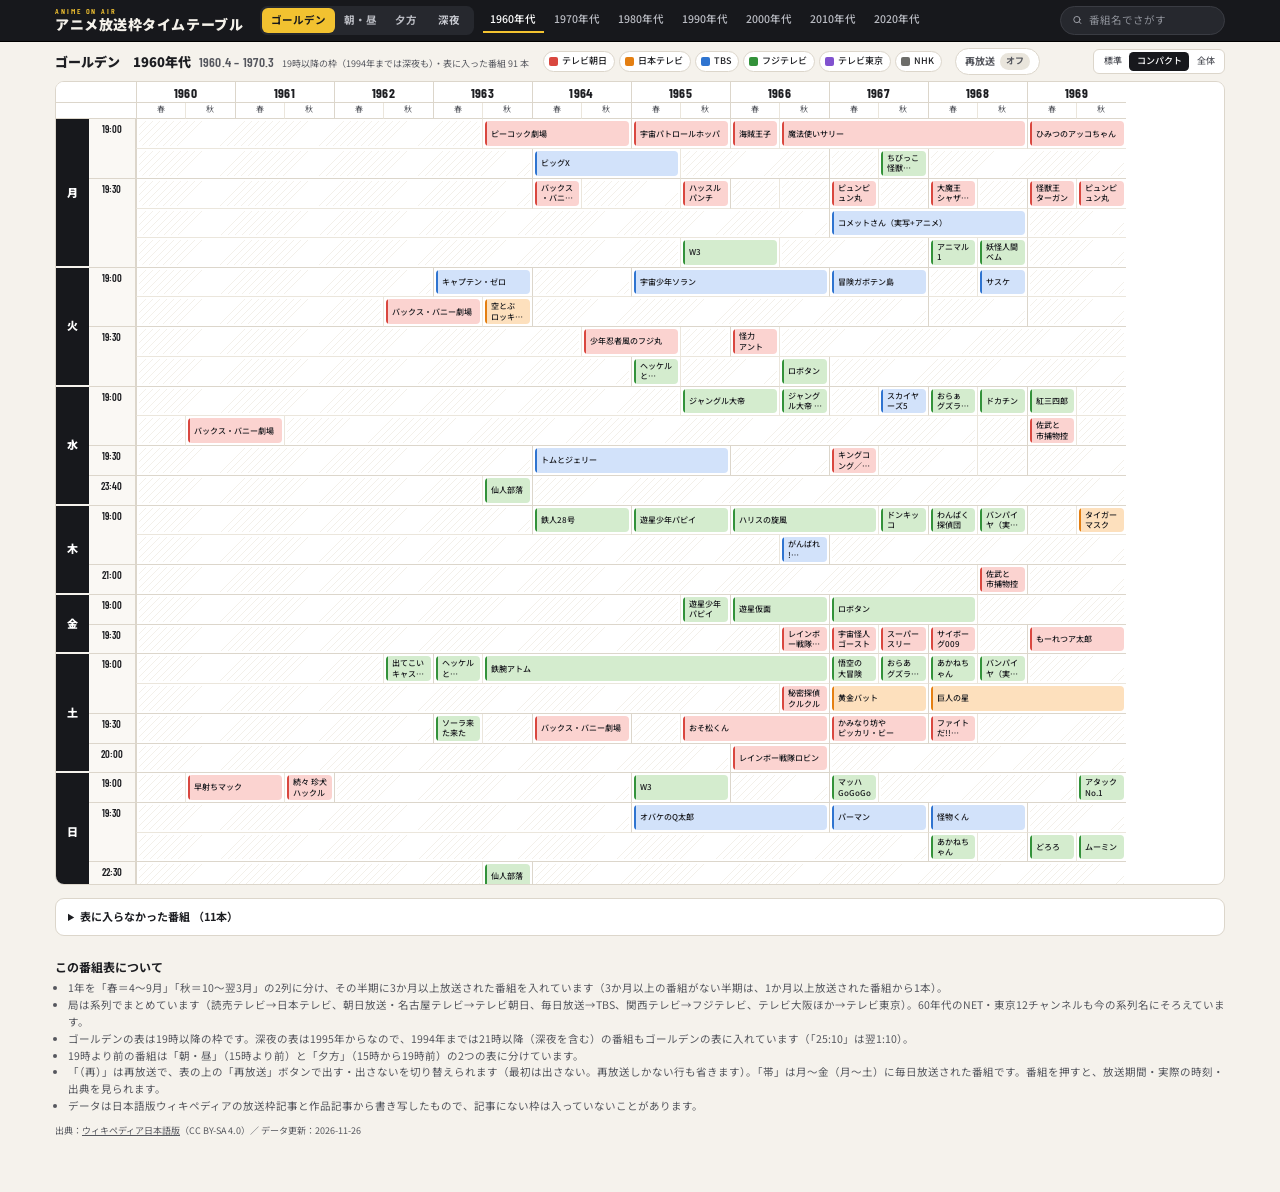
<file: index.html>
<!doctype html>
<html lang="ja">
<head>
<meta charset="utf-8">
<meta name="viewport" content="width=device-width, initial-scale=1">
<title>アニメ放送枠タイムテーブル</title>
<meta name="description" content="1960〜2020年代のテレビアニメを、曜日・時間帯・局ごとの半年単位の番組表で見る。データは日本語版ウィキペディアの放送枠記事と作品記事から。">
<link rel="preconnect" href="https://fonts.googleapis.com">
<link rel="preconnect" href="https://fonts.gstatic.com" crossorigin>
<link href="https://fonts.googleapis.com/css2?family=Barlow+Condensed:wght@500;600;700&family=BIZ+UDGothic:wght@400;700&family=Noto+Sans+JP:wght@400;500;700;900&display=swap" rel="stylesheet">
<link rel="stylesheet" href="style.css?v=20261116a">
</head>
<body>
<header class="masthead">
  <div class="masthead-inner">
    <div class="brand">
      <span class="brand-kicker">ANIME ON AIR</span>
      <h1>アニメ放送枠タイムテーブル</h1>
    </div>
    <nav class="controls" aria-label="表の切り替え">
      <div class="seg" id="kind" role="tablist"></div>
      <div class="tabs" id="decade" role="tablist"></div>
    </nav>
    <label class="search">
      <svg viewBox="0 0 24 24" aria-hidden="true"><circle cx="11" cy="11" r="7"/><path d="M20 20l-4-4"/></svg>
      <input id="q" type="search" placeholder="番組名でさがす" autocomplete="off">
    </label>
  </div>
</header>

<main>
  <div class="bar">
    <section class="summary" id="summary"></section>
    <div class="legend" id="legend" aria-label="局で絞り込む"></div>
    <button class="rerun" id="rerun" aria-pressed="false" title="再放送（番組名に「（再）」）を表に出すかどうか">再放送 <b>オフ</b></button>
    <div class="density halfseg" id="half" role="radiogroup" aria-label="前半・後半" hidden></div>
    <div class="density" id="density" role="radiogroup" aria-label="表示の密度">
      <button data-d="std" aria-checked="false" role="radio">標準</button>
      <button data-d="compact" aria-checked="true" role="radio">コンパクト</button>
      <button data-d="fit" aria-checked="false" role="radio">全体</button>
    </div>
  </div>
  <div class="grid-wrap" id="gridWrap">
    <div class="grid" id="grid"></div>
  </div>
  <details class="outlist" id="outlist">
    <summary>表に入らなかった番組 <span id="outCount"></span></summary>
    <p class="hint">同じ半期・同じ枠に、より長く放送された番組があったものです。</p>
    <ul id="outItems"></ul>
  </details>
  <section class="about">
    <h2>この番組表について</h2>
    <ul>
      <li>1年を「春＝4〜9月」「秋＝10〜翌3月」の2列に分け、その半期に3か月以上放送された番組を入れています（3か月以上の番組がない半期は、1か月以上放送された番組から1本）。</li>
      <li>局は系列でまとめています（読売テレビ→日本テレビ、朝日放送・名古屋テレビ→テレビ朝日、毎日放送→TBS、関西テレビ→フジテレビ、テレビ大阪ほか→テレビ東京）。60年代のNET・東京12チャンネルも今の系列名にそろえています。</li>
      <li>ゴールデンの表は19時以降の枠です。深夜の表は1995年からなので、1994年までは21時以降（深夜を含む）の番組もゴールデンの表に入れています（「25:10」は翌1:10）。</li>
      <li>19時より前の番組は「朝・昼」（15時より前）と「夕方」（15時から19時前）の2つの表に分けています。</li>
      <li>「（再）」は再放送で、表の上の「再放送」ボタンで出す・出さないを切り替えられます（最初は出さない。再放送しかない行も省きます）。「帯」は月〜金（月〜土）に毎日放送された番組です。番組を押すと、放送期間・実際の時刻・出典を見られます。</li>
      <li>データは日本語版ウィキペディアの放送枠記事と作品記事から書き写したもので、記事にない枠は入っていないことがあります。</li>
    </ul>
    <p class="credit">出典：<a href="https://ja.wikipedia.org/" rel="noopener">ウィキペディア日本語版</a>（CC BY-SA 4.0）／ データ更新：<span id="gen"></span></p>
  </section>
</main>

<div class="sheet" id="sheet" hidden>
  <div class="sheet-backdrop" data-close></div>
  <article class="sheet-card" role="dialog" aria-modal="true" aria-labelledby="sheetTitle">
    <button class="sheet-close" data-close aria-label="閉じる">×</button>
    <div class="sheet-station" id="sheetStation"></div>
    <h3 id="sheetTitle"></h3>
    <dl id="sheetBody"></dl>
  </article>
</div>

<div class="results" id="results" hidden></div>
<script src="app.js?v=20261116a"></script>
<script data-goatcounter="https://nzanke.goatcounter.com/count" async src="//gc.zgo.at/count.js"></script>
</body>
</html>
</file>
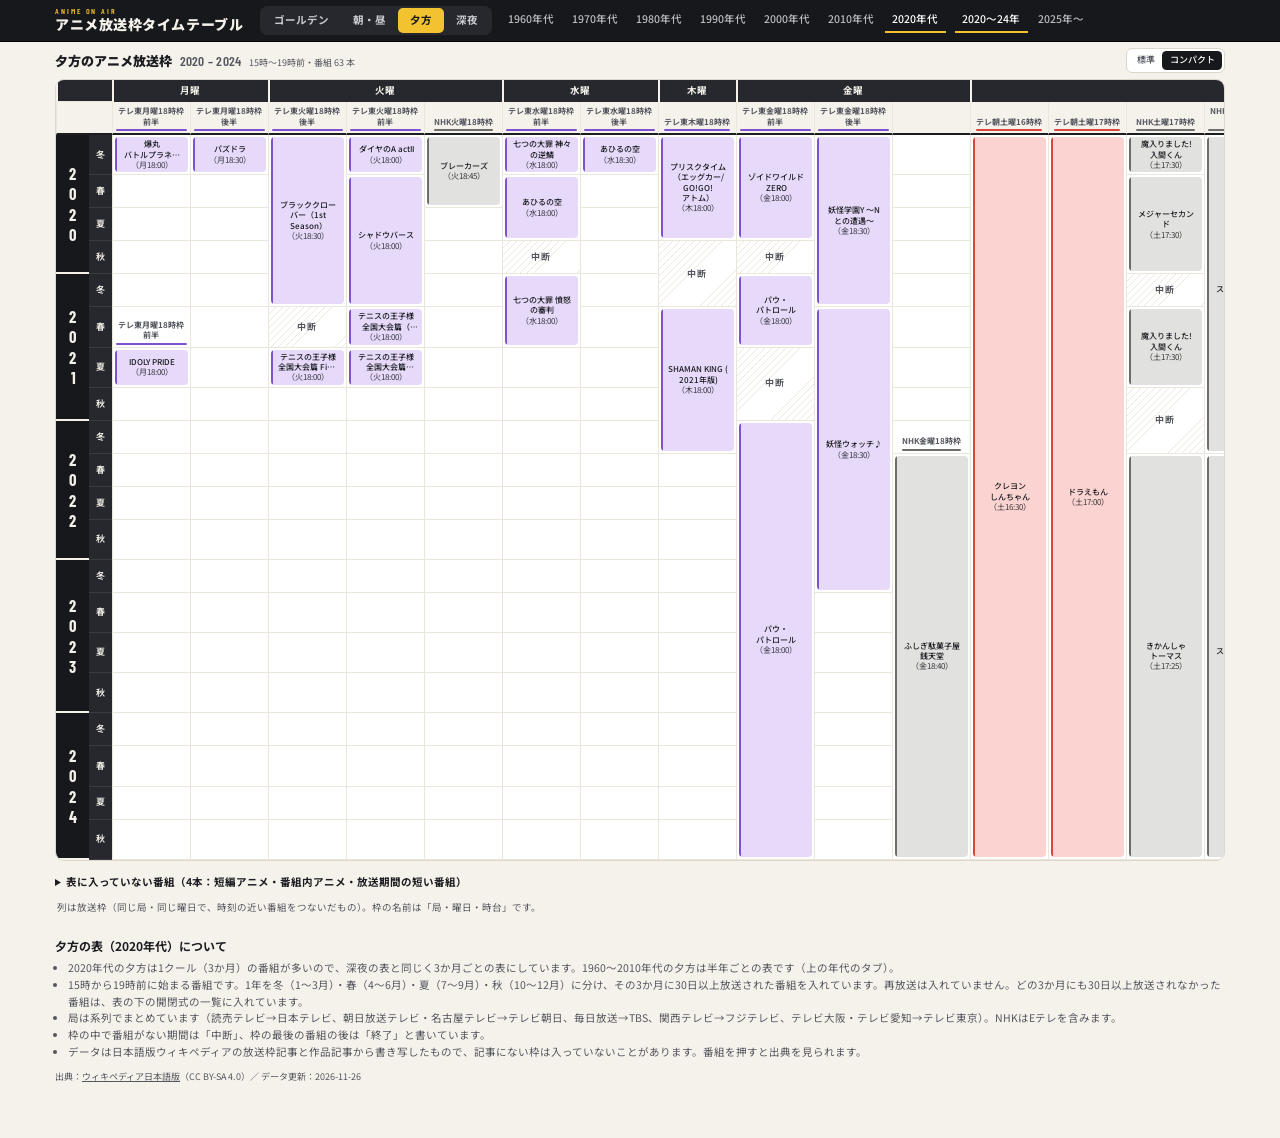
<file: evening.html>
<!doctype html>
<html lang="ja">
<head>
<meta charset="utf-8">
<meta name="viewport" content="width=device-width, initial-scale=1">
<title>夕方のアニメ放送枠（2020年代）｜アニメ放送枠タイムテーブル</title>
<meta name="description" content="2020年代の夕方（15時〜19時）のテレビアニメを、局ごと・3か月ごとの放送枠の表で見る。データは日本語版ウィキペディアの放送枠記事と作品記事から。">
<link rel="preconnect" href="https://fonts.googleapis.com">
<link rel="preconnect" href="https://fonts.gstatic.com" crossorigin>
<link href="https://fonts.googleapis.com/css2?family=Barlow+Condensed:wght@500;600;700&family=BIZ+UDGothic:wght@400;700&family=Noto+Sans+JP:wght@400;500;700;900&display=swap" rel="stylesheet">
<link rel="stylesheet" href="style.css?v=20261116a">
</head>
<body data-src="evening.json">
<header class="masthead">
  <div class="masthead-inner">
    <div class="brand">
      <span class="brand-kicker">ANIME ON AIR</span>
      <h1>アニメ放送枠タイムテーブル</h1>
    </div>
    <nav class="controls" aria-label="表の切り替え">
      <div class="seg">
        <a href="index.html#golden-1990s">ゴールデン</a><a href="index.html#morning-1990s">朝・昼</a><a href="evening.html" aria-current="page">夕方</a><a href="late.html">深夜</a>
      </div>
      <div class="tabs" id="group" role="tablist"></div>
      <div class="tabs" id="period" role="tablist"></div>
    </nav>
  </div>
</header>

<main>
  <div class="bar">
    <section class="summary" id="summary"></section>
    <div class="density" id="density" role="radiogroup" aria-label="表示の密度">
      <button data-d="std" aria-checked="false" role="radio">標準</button>
      <button data-d="compact" aria-checked="true" role="radio">コンパクト</button>
    </div>
  </div>
  <div class="grid-wrap" id="gridWrap">
    <div class="lgrid" id="grid"></div>
  </div>
  <section class="inner" id="inner"></section>
  <p class="lnote">列は放送枠（同じ局・同じ曜日で、時刻の近い番組をつないだもの）。枠の名前は「局・曜日・時台」です。</p>
  <section class="about">
    <h2>夕方の表（2020年代）について</h2>
    <ul>
      <li>2020年代の夕方は1クール（3か月）の番組が多いので、深夜の表と同じく3か月ごとの表にしています。1960〜2010年代の夕方は半年ごとの表です（上の年代のタブ）。</li>
      <li>15時から19時前に始まる番組です。1年を冬（1〜3月）・春（4〜6月）・夏（7〜9月）・秋（10〜12月）に分け、その3か月に30日以上放送された番組を入れています。再放送は入れていません。どの3か月にも30日以上放送されなかった番組は、表の下の開閉式の一覧に入れています。</li>
      <li>局は系列でまとめています（読売テレビ→日本テレビ、朝日放送テレビ・名古屋テレビ→テレビ朝日、毎日放送→TBS、関西テレビ→フジテレビ、テレビ大阪・テレビ愛知→テレビ東京）。NHKはEテレを含みます。</li>
      <li>枠の中で番組がない期間は「中断」、枠の最後の番組の後は「終了」と書いています。</li>
      <li>データは日本語版ウィキペディアの放送枠記事と作品記事から書き写したもので、記事にない枠は入っていないことがあります。番組を押すと出典を見られます。</li>
    </ul>
    <p class="credit">出典：<a href="https://ja.wikipedia.org/" rel="noopener">ウィキペディア日本語版</a>（CC BY-SA 4.0）／ データ更新：<span id="gen"></span></p>
  </section>
</main>

<div class="sheet" id="sheet" hidden>
  <div class="sheet-backdrop" data-close></div>
  <article class="sheet-card" role="dialog" aria-modal="true" aria-labelledby="sheetTitle">
    <button class="sheet-close" data-close aria-label="閉じる">×</button>
    <div class="sheet-station" id="sheetStation"></div>
    <h3 id="sheetTitle"></h3>
    <dl id="sheetBody"></dl>
  </article>
</div>
<script src="late.js?v=20261126b"></script>
<script data-goatcounter="https://nzanke.goatcounter.com/count" async src="//gc.zgo.at/count.js"></script>
</body>
</html>
</file>
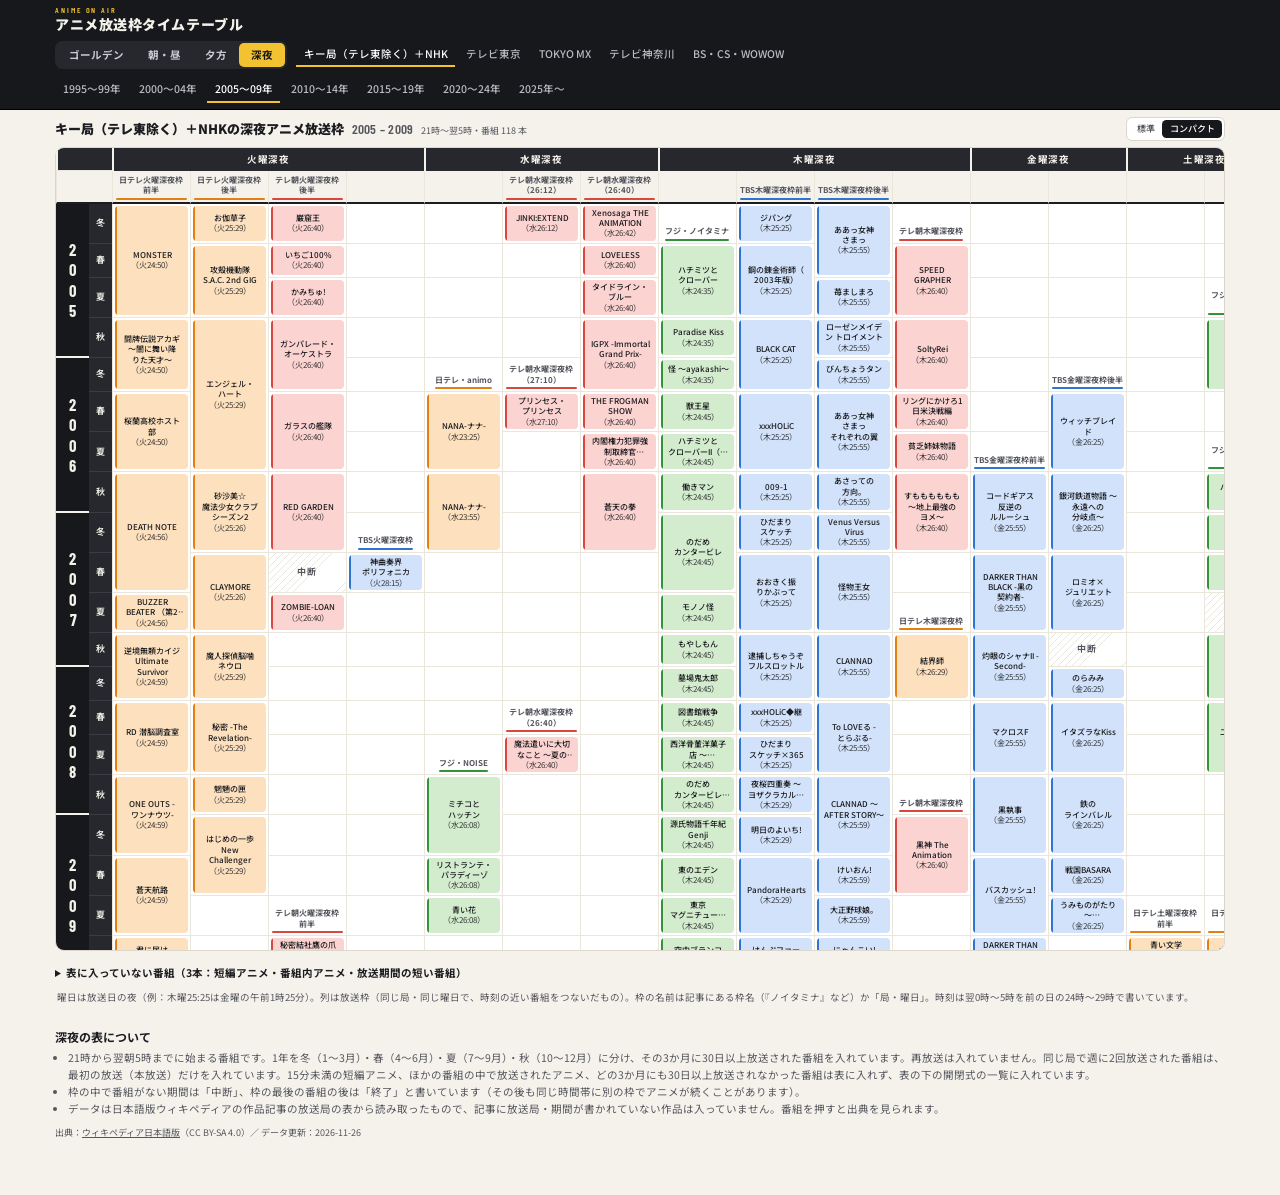
<file: late.html>
<!doctype html>
<html lang="ja">
<head>
<meta charset="utf-8">
<meta name="viewport" content="width=device-width, initial-scale=1">
<title>深夜アニメ放送枠タイムテーブル｜アニメ放送枠タイムテーブル</title>
<meta name="description" content="1995年から今までの深夜アニメを、局ごと・3か月ごとの放送枠の表で見る。データは日本語版ウィキペディアの作品記事から。">
<link rel="preconnect" href="https://fonts.googleapis.com">
<link rel="preconnect" href="https://fonts.gstatic.com" crossorigin>
<link href="https://fonts.googleapis.com/css2?family=Barlow+Condensed:wght@500;600;700&family=BIZ+UDGothic:wght@400;700&family=Noto+Sans+JP:wght@400;500;700;900&display=swap" rel="stylesheet">
<link rel="stylesheet" href="style.css?v=20261116a">
</head>
<body>
<header class="masthead">
  <div class="masthead-inner">
    <div class="brand">
      <span class="brand-kicker">ANIME ON AIR</span>
      <h1>アニメ放送枠タイムテーブル</h1>
    </div>
    <nav class="controls" aria-label="表の切り替え">
      <div class="seg">
        <a href="index.html#golden-1990s">ゴールデン</a><a href="index.html#morning-1990s">朝・昼</a><a href="index.html#evening-1990s">夕方</a><a href="late.html" aria-current="page">深夜</a>
      </div>
      <div class="tabs" id="group" role="tablist"></div>
      <div class="tabs" id="period" role="tablist"></div>
    </nav>
  </div>
</header>

<main>
  <div class="bar">
    <section class="summary" id="summary"></section>
    <div class="density" id="density" role="radiogroup" aria-label="表示の密度">
      <button data-d="std" aria-checked="false" role="radio">標準</button>
      <button data-d="compact" aria-checked="true" role="radio">コンパクト</button>
    </div>
  </div>
  <div class="grid-wrap" id="gridWrap">
    <div class="lgrid" id="grid"></div>
  </div>
  <section class="inner" id="inner"></section>
  <p class="lnote">曜日は放送日の夜（例：木曜25:25は金曜の午前1時25分）。列は放送枠（同じ局・同じ曜日で、時刻の近い番組をつないだもの）。枠の名前は記事にある枠名（『ノイタミナ』など）か「局・曜日」。時刻は翌0時〜5時を前の日の24時〜29時で書いています。</p>
  <section class="about">
    <h2>深夜の表について</h2>
    <ul>
      <li>21時から翌朝5時までに始まる番組です。1年を冬（1〜3月）・春（4〜6月）・夏（7〜9月）・秋（10〜12月）に分け、その3か月に30日以上放送された番組を入れています。再放送は入れていません。同じ局で週に2回放送された番組は、最初の放送（本放送）だけを入れています。15分未満の短編アニメ、ほかの番組の中で放送されたアニメ、どの3か月にも30日以上放送されなかった番組は表に入れず、表の下の開閉式の一覧に入れています。</li>
      <li>枠の中で番組がない期間は「中断」、枠の最後の番組の後は「終了」と書いています（その後も同じ時間帯に別の枠でアニメが続くことがあります）。</li>
      <li>データは日本語版ウィキペディアの作品記事の放送局の表から読み取ったもので、記事に放送局・期間が書かれていない作品は入っていません。番組を押すと出典を見られます。</li>
    </ul>
    <p class="credit">出典：<a href="https://ja.wikipedia.org/" rel="noopener">ウィキペディア日本語版</a>（CC BY-SA 4.0）／ データ更新：<span id="gen"></span></p>
  </section>
</main>

<div class="sheet" id="sheet" hidden>
  <div class="sheet-backdrop" data-close></div>
  <article class="sheet-card" role="dialog" aria-modal="true" aria-labelledby="sheetTitle">
    <button class="sheet-close" data-close aria-label="閉じる">×</button>
    <div class="sheet-station" id="sheetStation"></div>
    <h3 id="sheetTitle"></h3>
    <dl id="sheetBody"></dl>
  </article>
</div>
<script src="late.js?v=20261126b"></script>
<script data-goatcounter="https://nzanke.goatcounter.com/count" async src="//gc.zgo.at/count.js"></script>
</body>
</html>
</file>
<file: style.css>
:root{--lqw:30px;
  --paper:#f5f2ec; --ink:#1c1d21; --ink2:#55575e; --rule:#dcd6cb; --rule2:#ebe6dc;
  --head:#17181c; --head2:#26282e; --accent:#f2c230;
  --colw:92px; --dayw:44px; --timew:62px; --rowh:54px;
  --font:"Noto Sans JP","Noto Sans CJK JP","Hiragino Sans","Yu Gothic",sans-serif;
  --num:"Barlow Condensed","Noto Sans JP",sans-serif;
  --ud:"BIZ UDGothic","Noto Sans JP",sans-serif;   /* 時刻の字（UDフォント。数字が半角の等幅） */
  /* 局の色：塗り / 帯 */
  --c-ex:#fbd3d0; --a-ex:#d9473f;   /* テレビ朝日 */
  --c-nt:#fde0bd; --a-nt:#e47f12;   /* 日本テレビ */
  --c-tb:#d2e2fa; --a-tb:#2f74d0;   /* TBS */
  --c-cx:#d4ecce; --a-cx:#33923a;   /* フジテレビ */
  --c-tx:#e6d9fa; --a-tx:#8152cf;   /* テレビ東京 */
  --c-nh:#e1e1df; --a-nh:#6d6d6a;   /* NHK */
  --c-mx:#cdece6; --a-mx:#1d8a7f;   /* TOKYO MX */
  --c-tk:#f1e2c2; --a-tk:#a26f12;   /* テレビ神奈川 */
}
*{box-sizing:border-box}
html{-webkit-text-size-adjust:100%}
body{margin:0;background:var(--paper);color:var(--ink);font-family:var(--font);font-size:15px;line-height:1.6}
a{color:inherit}

/* 見出し帯 */
.masthead{background:var(--head);color:#f4f1ea;position:sticky;top:0;z-index:30;box-shadow:0 1px 0 #000}
.masthead-inner{max-width:1600px;margin:0 auto;padding:8px 20px;display:flex;gap:10px 22px;align-items:center;flex-wrap:wrap}
.brand-kicker{display:block;font-family:var(--num);font-weight:600;letter-spacing:.24em;font-size:10px;color:var(--accent);line-height:1.2}
.brand h1{margin:0;font-weight:900;font-size:19px;letter-spacing:.04em;line-height:1.25;white-space:nowrap}
.search{display:flex;align-items:center;gap:6px;background:var(--head2);border:1px solid #3a3c43;border-radius:999px;padding:5px 14px;min-width:220px;margin-left:auto}
.search svg{width:16px;height:16px;fill:none;stroke:#a9abb3;stroke-width:2;stroke-linecap:round}
.search input{background:none;border:0;outline:0;color:#f4f1ea;font:inherit;font-size:14px;width:100%}
.search input::placeholder{color:#8d9098}
.controls{display:flex;gap:12px;align-items:center;flex-wrap:wrap}
.seg{display:inline-flex;background:var(--head2);border-radius:10px;padding:3px}
.seg button{all:unset;cursor:pointer;padding:4px 12px;border-radius:8px;font-size:14px;font-weight:700;color:#b9bbc2}
.seg button[aria-selected=true]{background:var(--accent);color:var(--head)}
.tabs{display:flex;gap:4px;overflow-x:auto;scrollbar-width:none}
.tabs::-webkit-scrollbar{display:none}
.tabs button,.tabs a{all:unset;cursor:pointer;padding:4px 10px;font-size:14px;font-weight:500;color:#b9bbc2;border-bottom:2px solid transparent;white-space:nowrap}
.tabs button[aria-selected=true]{color:#fff;border-color:var(--accent)}
.seg button:focus-visible,.tabs button:focus-visible{outline:2px solid var(--accent);outline-offset:2px}

main{max-width:1600px;margin:0 auto;padding:10px 20px 60px}
.bar{display:flex;align-items:center;gap:8px 18px;flex-wrap:wrap;margin-bottom:8px}
.summary{display:flex;align-items:baseline;gap:10px;flex-wrap:wrap}
.summary h2{margin:0;font-size:17px;font-weight:900}
.summary .range{font-family:var(--num);font-size:18px;font-weight:600;color:var(--ink2);letter-spacing:.02em}
.summary .count{font-size:12px;color:var(--ink2)}
.density{display:inline-flex;margin-left:auto;background:#fff;border:1px solid var(--rule);border-radius:8px;padding:2px}
.density button{all:unset;cursor:pointer;font-size:12px;font-weight:500;padding:3px 10px;border-radius:6px;color:var(--ink2)}
.density button[aria-checked=true]{background:var(--head);color:#fff}
.density button:focus-visible{outline:2px solid var(--ink);outline-offset:1px}

/* 凡例（絞り込み） */
.legend{display:flex;gap:5px;flex-wrap:wrap;margin:0}
.legend button{all:unset;cursor:pointer;display:inline-flex;align-items:center;gap:5px;font-size:12px;font-weight:500;padding:2px 9px 2px 7px;border-radius:999px;background:#fff;border:1px solid var(--rule)}
.legend button i{width:12px;height:12px;border-radius:3px;display:inline-block}
.legend button[aria-pressed=false]{opacity:.4}
.legend button:focus-visible{outline:2px solid var(--ink);outline-offset:2px}

/* 番組表 */
.grid-wrap{overflow:auto;background:#fff;border:1px solid var(--rule);border-radius:12px;max-height:calc(100vh - 128px);position:relative}
.grid{display:grid;min-width:max-content;position:relative}
.h{position:sticky;top:0;z-index:4;background:#fff;border-bottom:1px solid var(--rule)}
.h-year{font-family:var(--num);font-weight:700;font-size:18px;text-align:center;height:28px;line-height:28px;letter-spacing:.03em;border-left:1px solid var(--rule)}
.h-half{position:sticky;top:28px;z-index:4;background:#fff;font-size:11px;color:var(--ink2);text-align:center;border-bottom:1px solid var(--rule);border-left:1px solid var(--rule2);padding:0 0 4px}
.h-half.y{border-left-color:var(--rule)}
.corner{position:sticky;left:0;top:0;z-index:6;background:#fff;border-bottom:1px solid var(--rule)}
.corner2{position:sticky;left:0;top:28px;z-index:6;background:#fff;border-bottom:1px solid var(--rule)}
.day{position:sticky;left:0;z-index:3;background:var(--head);color:#fff;font-weight:900;font-size:18px;display:flex;align-items:center;justify-content:center;border-bottom:2px solid var(--paper)}
.day.obi{font-size:14px;writing-mode:vertical-rl;letter-spacing:.2em}
.time{position:sticky;left:var(--dayw);z-index:3;background:#faf8f4;font-family:var(--num);font-weight:600;font-size:16px;display:flex;align-items:flex-start;justify-content:center;padding-top:6px;border-bottom:1px solid var(--rule);border-right:1px solid var(--rule)}
.time.cont{border-bottom-color:var(--rule2)}
.slot{border-bottom:1px solid var(--rule2);border-left:1px solid var(--rule2);padding:3px;min-height:var(--rowh)}
.slot.y{border-left-color:var(--rule)}
.slot.last{border-bottom-color:var(--rule)}
.prog{all:unset;box-sizing:border-box;cursor:pointer;display:flex;flex-direction:column;justify-content:center;width:100%;height:100%;min-height:calc(var(--rowh) - 7px);border-radius:7px;padding:4px 8px 4px 10px;position:relative;overflow:hidden;font-size:12.5px;font-weight:500;line-height:1.35;transition:transform .12s,box-shadow .12s}
.prog::before{content:"";position:absolute;left:0;top:0;bottom:0;width:4px}
.prog span{display:-webkit-box;-webkit-line-clamp:2;-webkit-box-orient:vertical;overflow:hidden;word-break:keep-all;overflow-wrap:anywhere;line-break:strict}
.prog small{font-size:10.5px;opacity:.7;font-weight:400;white-space:nowrap;overflow:hidden;text-overflow:ellipsis}
.prog:hover{transform:translateY(-1px);box-shadow:0 3px 10px rgba(0,0,0,.12)}
.prog:focus-visible{outline:2px solid var(--ink);outline-offset:1px}
.prog.hl{outline:3px solid var(--accent);outline-offset:1px;animation:pulse 1.2s ease 2}
@keyframes pulse{50%{box-shadow:0 0 0 6px rgba(242,194,48,.45)}}
.empty{display:block;height:100%;min-height:calc(var(--rowh) - 7px);border-radius:7px;background:repeating-linear-gradient(135deg,transparent 0 6px,#f3f0ea 6px 7px)}
.dim .prog{opacity:.18}
.st-テレビ朝日{background:var(--c-ex)}.st-テレビ朝日::before{background:var(--a-ex)}
.st-日本テレビ{background:var(--c-nt)}.st-日本テレビ::before{background:var(--a-nt)}
.st-TBS{background:var(--c-tb)}.st-TBS::before{background:var(--a-tb)}
.st-フジテレビ{background:var(--c-cx)}.st-フジテレビ::before{background:var(--a-cx)}
.st-テレビ東京{background:var(--c-tx)}.st-テレビ東京::before{background:var(--a-tx)}
.st-NHK{background:var(--c-nh)}.st-NHK::before{background:var(--a-nh)}

/* 表に入らなかった番組 */
.outlist{margin:18px 0 0;background:#fff;border:1px solid var(--rule);border-radius:12px;padding:12px 16px}
.outlist summary{cursor:pointer;font-weight:700}
.outlist .hint{font-size:13px;color:var(--ink2);margin:6px 0}
.outlist ul{list-style:none;padding:0;margin:0;columns:2 340px;column-gap:24px;font-size:13.5px}
.outlist li{break-inside:avoid;padding:3px 0;border-bottom:1px dotted var(--rule)}
.outlist li button{all:unset;cursor:pointer}
.outlist li button:hover{text-decoration:underline}
.tag{display:inline-block;font-size:11px;font-weight:700;padding:0 6px;border-radius:4px;margin-right:6px;color:#fff;vertical-align:1px}

.about{margin-top:28px;font-size:14px;color:var(--ink2)}
.about h2{font-size:16px;color:var(--ink);margin:0 0 6px}
.about ul{padding-left:1.2em;margin:0 0 8px}
.credit{font-size:12px}

/* 詳細 */
.sheet{position:fixed;inset:0;z-index:50}
.sheet-backdrop{position:absolute;inset:0;background:rgba(15,16,20,.45)}
.sheet-card{position:absolute;right:24px;top:96px;width:min(420px,calc(100% - 32px));background:#fff;border-radius:14px;padding:20px 22px 18px;box-shadow:0 18px 50px rgba(0,0,0,.3);max-height:calc(100vh - 120px);overflow:auto}
.sheet-close{all:unset;cursor:pointer;position:absolute;right:14px;top:10px;font-size:24px;color:var(--ink2);line-height:1}
.sheet-station{display:inline-block;font-size:12px;font-weight:700;color:#fff;padding:2px 10px;border-radius:999px}
.sheet h3{margin:8px 0 10px;font-size:20px;font-weight:900;line-height:1.4}
.sheet dl{display:grid;grid-template-columns:7em 1fr;gap:6px 10px;margin:0;font-size:14px}
.sheet dt{color:var(--ink2)}
.sheet dd{margin:0}
.sheet dd a{text-underline-offset:3px}

/* 検索結果 */
.results{position:fixed;z-index:40;top:62px;right:20px;width:min(420px,calc(100% - 32px));max-height:60vh;overflow:auto;background:#fff;border-radius:12px;box-shadow:0 14px 40px rgba(0,0,0,.25);padding:6px}
.results button{all:unset;box-sizing:border-box;cursor:pointer;display:flex;gap:8px;align-items:center;width:100%;padding:8px 10px;border-radius:8px;font-size:14px}
.results button:hover,.results button:focus-visible{background:#f3f0ea}
.results .meta{margin-left:auto;font-size:12px;color:var(--ink2);white-space:nowrap}
.results .none{padding:10px;color:var(--ink2);font-size:14px}

/* 密度 */
body.d-compact,body.d-fit{--rowh:38px}
body.d-compact{--colw:66px}
.d-compact .slot,.d-fit .slot{padding:2px}
.d-compact .prog,.d-fit .prog{font-size:11px;padding:2px 5px 2px 8px;border-radius:5px;line-height:1.3;min-height:calc(var(--rowh) - 5px)}
.d-compact .prog::before,.d-fit .prog::before{width:3px}
.d-compact .prog small,.d-fit .prog small{display:none}
.d-compact .empty,.d-fit .empty{min-height:calc(var(--rowh) - 5px)}
.d-compact .time,.d-fit .time{font-size:14px;padding-top:3px}
.d-compact .day,.d-fit .day{font-size:15px}
body.d-fit{--rowh:34px}
.d-fit .prog{font-size:10px;padding:1px 3px 1px 6px}
.d-fit .h-half{font-size:10px}

@media (max-width:720px){
  :root{--colw:76px;--dayw:34px;--timew:50px;--rowh:50px}
  :root{--colw:70px;--dayw:28px;--timew:44px}
  body{font-size:14px}
  .masthead{position:static}
  .masthead-inner{padding:8px 14px;gap:6px 10px}
  .brand-kicker{display:none}
  .brand h1{font-size:17px}
  .search{min-width:0;flex:1 1 100%;padding:4px 12px;margin-left:0;order:3}
  .search input{font-size:16px}
  .controls{gap:6px 10px;order:2;min-width:0;max-width:100%}
  .tabs{max-width:100%}
  .seg button{padding:4px 12px;font-size:13px}
  .tabs button,.tabs a{padding:4px 8px;font-size:13px}
  main{padding:10px 12px 40px}
  .summary{gap:2px 10px;margin-bottom:8px}
  .summary h2{font-size:16px}
  .summary .range{font-size:16px}
  .summary .count{flex-basis:100%;font-size:12px;line-height:1.4}
  .legend{gap:4px;margin-bottom:8px}
  .legend button{font-size:12px;padding:2px 8px 2px 6px}
  .legend button i{width:10px;height:10px}
  .grid-wrap{max-height:calc(100vh - 120px);border-radius:10px}
  .density{margin-left:0}
  body.d-compact{--colw:58px}
  .h-year{font-size:17px}
  .prog{font-size:11.5px;padding:3px 5px 3px 8px}
  .prog small{display:none}
  .day{font-size:15px}
  .time{font-size:14px}
  .sheet-card{left:0;right:0;bottom:0;top:auto;width:100%;border-radius:16px 16px 0 0;max-height:75vh}
  .results{top:118px;right:16px}
}

/* 全日帯と深夜帯のページの行き来 */
.seg a{all:unset;cursor:pointer;padding:5px 16px;border-radius:7px;font-size:14px;font-weight:700;color:#c9cbd2;white-space:nowrap}
.seg a[aria-current=page]{background:var(--accent);color:var(--head)}
.seg a:hover{color:#fff}
.seg a[aria-current=page]:hover{color:var(--head)}

/* 深夜帯の表 */
.lgrid{display:grid;position:relative;min-width:max-content;--lcolw:128px;--lrowh:50px}
body.d-compact .lgrid{--lcolw:104px;--lrowh:44px}
body.d-fit .lgrid{--lrowh:40px}
.lgrid .ly{grid-column:1;background:var(--head);color:#f4f1ea;font-family:var(--num);font-weight:700;font-size:22px;display:flex;align-items:center;justify-content:center;writing-mode:vertical-rl;text-orientation:upright;letter-spacing:.02em;border-bottom:2px solid var(--paper);position:sticky;left:0;z-index:4}
.lgrid .lq{grid-column:2;background:var(--head2);color:#e8e6df;font-size:12px;font-weight:700;display:flex;align-items:center;justify-content:center;border-bottom:1px solid #3a3c43;position:sticky;left:var(--dayw);z-index:4}
.lgrid .lc{border-bottom:1px solid var(--rule2);border-left:1px solid var(--rule2);padding:2px;min-height:var(--lrowh)}
.lgrid .lhead{position:sticky;top:30px;z-index:3;background:var(--paper);border-bottom:2px solid var(--ink)}
.lgrid .lab{display:flex;align-items:flex-end;justify-content:center;text-align:center;font-size:11px;font-weight:700;line-height:1.3;color:var(--ink2);padding:4px 4px 3px}
.lgrid .lab i{display:block;width:100%;height:3px;border-radius:2px;margin-top:3px}
.lgrid .mark{display:flex;align-items:center;justify-content:center;font-size:12px;font-weight:700;color:var(--ink2);letter-spacing:.1em}
.lgrid .mark.gap{background:repeating-linear-gradient(135deg,transparent 0 6px,#ece7dd 6px 7px)}
.lgrid .prog{min-height:calc(var(--lrowh) - 5px);text-align:center;align-items:center;padding:3px 6px 3px 9px;font-size:12px;line-height:1.3}
.lgrid .prog small{display:block;font-size:10.5px;opacity:.85}
body.d-compact .lgrid .prog,body.d-fit .lgrid .prog{font-size:11px}
.st-MX{background:var(--c-mx)}.st-MX::before{background:var(--a-mx)}
.st-テレビ神奈川{background:var(--c-tk)} .st-テレビ神奈川::before{background:var(--a-tk)}
.lnote{font-size:12.5px;color:var(--ink2);margin:8px 2px 0}
.lgrid .lday{grid-row:1;position:sticky;top:0;z-index:5;height:30px;min-height:0;padding:0;display:flex;align-items:center;justify-content:center;background:var(--head2);color:#f4f1ea;font-size:12.5px;font-weight:700;letter-spacing:.08em;border-left:2px solid var(--paper)}
.dayseg button{min-width:38px;display:flex;flex-direction:column;align-items:center;line-height:1.15;padding:4px 8px}
.dayseg button small{font-size:10px;opacity:.7;font-family:var(--num)}
.dayseg button.none{opacity:.4}

/* スマホの前半・後半の切り替え */
.halfseg button{display:flex;flex-direction:column;align-items:center;line-height:1.15}
.halfseg button small{font-size:10px;opacity:.7;font-family:var(--num)}
.halfseg[hidden]{display:none}

/* 再放送の表示の切り替え */
.rerun{all:unset;cursor:pointer;display:inline-flex;align-items:center;gap:6px;font-size:13px;font-weight:700;color:var(--ink2);background:#fff;border:1px solid var(--rule);border-radius:999px;padding:5px 12px;white-space:nowrap}
.rerun b{font-family:var(--num);font-size:12px;letter-spacing:.04em;padding:1px 8px;border-radius:999px;background:#e9e5dc;color:var(--ink2)}
.rerun[aria-pressed=true] b{background:var(--ink);color:#fff}

.inner{margin-top:14px;font-size:13px;color:var(--ink2)}
.inner summary{font-size:14px;font-weight:700;color:var(--ink);cursor:pointer;padding:4px 0}
.inner ul{margin-top:6px!important}
.inner ul{padding-left:1.2em;margin:0;columns:2;column-gap:28px}
.inner li{break-inside:avoid;margin:0 0 2px}
@media (max-width:720px){.inner ul{columns:1}}

/* ==== PC の大きさ（tools/pc_sizes.py が作る。手で直さない） ==== */
@media (min-width:900px){
  :root{--lqw:22.5px;--colw:69px;--dayw:33px;--timew:46.5px;--rowh:40.5px}
  body{font-size:11px}
  .masthead{box-shadow:0 1px 0 #000}
  .masthead-inner{max-width:1200px;padding:6px 15px;gap:7.5px 16.5px}
  .brand-kicker{font-size:8px}
  .brand h1{font-size:14px}
  .search{gap:4.5px;border:1px solid #3a3c43;border-radius:749px;padding:4px 10.5px;min-width:165px}
  .search svg{width:12px;height:12px}
  .search input{font-size:10.5px}
  .controls{gap:9px}
  .seg{border-radius:7.5px;padding:2px}
  .seg button{padding:3px 9px;border-radius:6px;font-size:10.5px}
  .tabs{gap:3px}
  .tabs button,.tabs a{padding:3px 7.5px;font-size:10.5px;border-bottom:2px solid transparent}
  .seg button:focus-visible,.tabs button:focus-visible{outline:2px solid var(--accent);outline-offset:2px}
  main{max-width:1200px;padding:7.5px 15px 45px}
  .bar{gap:6px 13.5px;margin-bottom:6px}
  .summary{gap:7.5px}
  .summary h2{font-size:13px}
  .summary .range{font-size:13.5px}
  .summary .count{font-size:9px}
  .density{border:1px solid var(--rule);border-radius:6px;padding:2px}
  .density button{font-size:9px;padding:2px 7.5px;border-radius:4.5px}
  .density button:focus-visible{outline:2px solid var(--ink);outline-offset:1px}
  .legend{gap:4px}
  .legend button{gap:4px;font-size:9px;padding:2px 7px 2px 5px;border-radius:749px;border:1px solid var(--rule)}
  .legend button i{width:9px;height:9px;border-radius:2px}
  .legend button:focus-visible{outline:2px solid var(--ink);outline-offset:2px}
  .grid-wrap{border:1px solid var(--rule);border-radius:9px;max-height:calc(100vh - 96px)}
  .h{border-bottom:1px solid var(--rule)}
  .h-year{font-size:13.5px;height:21px;line-height:21px;border-left:1px solid var(--rule)}
  .h-half{top:21px;font-size:8px;border-bottom:1px solid var(--rule);border-left:1px solid var(--rule2);padding:0 0 3px}
  .corner{border-bottom:1px solid var(--rule)}
  .corner2{top:21px;border-bottom:1px solid var(--rule)}
  .day{font-size:13.5px;border-bottom:2px solid var(--paper)}
  .day.obi{font-size:10.5px}
  .time{font-size:12px;padding-top:4.5px;border-bottom:1px solid var(--rule);border-right:1px solid var(--rule)}
  .slot{border-bottom:1px solid var(--rule2);border-left:1px solid var(--rule2);padding:2px}
  .prog{min-height:calc(var(--rowh) - 5px);border-radius:5px;padding:3px 6px 3px 7.5px;font-size:9.5px}
  .prog::before{width:3px}
  .prog small{font-size:8px}
  .prog:hover{transform:translateY(-1px);box-shadow:0 2px 7.5px rgba(0,0,0,.12)}
  .prog:focus-visible{outline:2px solid var(--ink);outline-offset:1px}
  .prog.hl{outline:2px solid var(--accent);outline-offset:1px}
  .empty{min-height:calc(var(--rowh) - 5px);border-radius:5px;background:repeating-linear-gradient(135deg,transparent 0 4.5px,#f3f0ea 4.5px 5px)}
  .outlist{margin:13.5px 0 0;border:1px solid var(--rule);border-radius:9px;padding:9px 12px}
  .outlist .hint{font-size:10px;margin:4.5px 0}
  .outlist ul{columns:2 255px;column-gap:18px;font-size:10px}
  .outlist li{padding:2px 0;border-bottom:1px dotted var(--rule)}
  .tag{font-size:8px;padding:0 4.5px;border-radius:3px;margin-right:4.5px;vertical-align:1px}
  .about{margin-top:21px;font-size:10.5px}
  .about h2{font-size:12px;margin:0 0 4.5px}
  .about ul{margin:0 0 6px}
  .credit{font-size:9px}
  .sheet-card{right:18px;top:72px;width:min(315px,calc(100% - 24px));border-radius:10.5px;padding:15px 16.5px 13.5px;box-shadow:0 13.5px 37.5px rgba(0,0,0,.3);max-height:calc(100vh - 90px)}
  .sheet-close{right:10.5px;top:7.5px;font-size:18px}
  .sheet-station{font-size:9px;padding:2px 7.5px;border-radius:749px}
  .sheet h3{margin:6px 0 7.5px;font-size:15px}
  .sheet dl{gap:4.5px 7.5px;font-size:10.5px}
  .sheet dd a{text-underline-offset:2px}
  .results{top:46.5px;right:15px;width:min(315px,calc(100% - 24px));border-radius:9px;box-shadow:0 10.5px 30px rgba(0,0,0,.25);padding:4.5px}
  .results button{gap:6px;padding:6px 7.5px;border-radius:6px;font-size:10.5px}
  .results .meta{font-size:9px}
  .results .none{padding:7.5px;font-size:10.5px}
  body.d-compact,body.d-fit{--rowh:28.5px}
  body.d-compact{--colw:49.5px}
  .d-compact .slot,.d-fit .slot{padding:2px}
  .d-compact .prog,.d-fit .prog{font-size:8px;padding:2px 4px 2px 6px;border-radius:4px;min-height:calc(var(--rowh) - 4px)}
  .d-compact .prog::before,.d-fit .prog::before{width:2px}
  .d-compact .empty,.d-fit .empty{min-height:calc(var(--rowh) - 4px)}
  .d-compact .time,.d-fit .time{font-size:10.5px;padding-top:2px}
  .d-compact .day,.d-fit .day{font-size:11px}
  body.d-fit{--rowh:25.5px}
  .d-fit .prog{font-size:8px;padding:1px 2px 1px 4.5px}
  .d-fit .h-half{font-size:8px}
  .seg a{padding:4px 12px;border-radius:5px;font-size:10.5px}
  .lgrid{--lcolw:96px;--lrowh:37.5px}
  body.d-compact .lgrid{--lcolw:78px;--lrowh:33px}
  body.d-fit .lgrid{--lrowh:30px}
  .lgrid .ly{font-size:16.5px;border-bottom:2px solid var(--paper)}
  .lgrid .lq{font-size:9px;border-bottom:1px solid #3a3c43}
  .lgrid .lc{border-bottom:1px solid var(--rule2);border-left:1px solid var(--rule2);padding:2px}
  .lgrid .lhead{top:22.5px;border-bottom:2px solid var(--ink)}
  .lgrid .lab{font-size:8px;padding:3px 3px 2px}
  .lgrid .lab i{height:2px;border-radius:2px;margin-top:2px}
  .lgrid .mark{font-size:9px}
  .lgrid .mark.gap{background:repeating-linear-gradient(135deg,transparent 0 4.5px,#ece7dd 4.5px 5px)}
  .lgrid .prog{min-height:calc(var(--lrowh) - 4px);padding:2px 4.5px 2px 7px;font-size:9px}
  .lgrid .prog small{font-size:8px}
  body.d-compact .lgrid .prog,body.d-fit .lgrid .prog{font-size:8px}
  .lnote{font-size:9.5px;margin:6px 2px 0}
  .lgrid .lday{height:22.5px;font-size:9.5px;border-left:2px solid var(--paper)}
  .dayseg button{min-width:28.5px;padding:3px 6px}
  .dayseg button small{font-size:8px}
  .halfseg button small{font-size:8px}
  .rerun{gap:4.5px;font-size:10px;border:1px solid var(--rule);border-radius:749px;padding:4px 9px}
  .rerun b{font-size:9px;padding:1px 6px;border-radius:749px}
  .inner{margin-top:10.5px;font-size:10px}
  .inner summary{font-size:10.5px;padding:3px 0}
  .inner ul{margin-top:4.5px!important}
  .inner ul{column-gap:21px}
  .inner li{margin:0 0 2px}
}
/* スマホ・タブレット：PCの大きさとスマホ向けの大きさをそれぞれ0.75倍 */
@media (max-width:899px){
  :root{--lqw:22.5px;--colw:69px;--dayw:33px;--timew:46.5px;--rowh:40.5px}
  body{font-size:11px}
  .masthead{box-shadow:0 1px 0 #000}
  .masthead-inner{max-width:1200px;padding:6px 15px;gap:7.5px 16.5px}
  .brand-kicker{font-size:8px}
  .brand h1{font-size:14px}
  .search{gap:4.5px;border:1px solid #3a3c43;border-radius:749px;padding:4px 10.5px;min-width:165px}
  .search svg{width:12px;height:12px}
  .search input{font-size:10.5px}
  .controls{gap:9px}
  .seg{border-radius:7.5px;padding:2px}
  .seg button{padding:3px 9px;border-radius:6px;font-size:10.5px}
  .tabs{gap:3px}
  .tabs button,.tabs a{padding:3px 7.5px;font-size:10.5px;border-bottom:2px solid transparent}
  .seg button:focus-visible,.tabs button:focus-visible{outline:2px solid var(--accent);outline-offset:2px}
  main{max-width:1200px;padding:7.5px 15px 45px}
  .bar{gap:6px 13.5px;margin-bottom:6px}
  .summary{gap:7.5px}
  .summary h2{font-size:13px}
  .summary .range{font-size:13.5px}
  .summary .count{font-size:9px}
  .density{border:1px solid var(--rule);border-radius:6px;padding:2px}
  .density button{font-size:9px;padding:2px 7.5px;border-radius:4.5px}
  .density button:focus-visible{outline:2px solid var(--ink);outline-offset:1px}
  .legend{gap:4px}
  .legend button{gap:4px;font-size:9px;padding:2px 7px 2px 5px;border-radius:749px;border:1px solid var(--rule)}
  .legend button i{width:9px;height:9px;border-radius:2px}
  .legend button:focus-visible{outline:2px solid var(--ink);outline-offset:2px}
  .grid-wrap{border:1px solid var(--rule);border-radius:9px;max-height:calc(100vh - 96px)}
  .h{border-bottom:1px solid var(--rule)}
  .h-year{font-size:13.5px;height:21px;line-height:21px;border-left:1px solid var(--rule)}
  .h-half{top:21px;font-size:8px;border-bottom:1px solid var(--rule);border-left:1px solid var(--rule2);padding:0 0 3px}
  .corner{border-bottom:1px solid var(--rule)}
  .corner2{top:21px;border-bottom:1px solid var(--rule)}
  .day{font-size:13.5px;border-bottom:2px solid var(--paper)}
  .day.obi{font-size:10.5px}
  .time{font-size:12px;padding-top:4.5px;border-bottom:1px solid var(--rule);border-right:1px solid var(--rule)}
  .slot{border-bottom:1px solid var(--rule2);border-left:1px solid var(--rule2);padding:2px}
  .prog{min-height:calc(var(--rowh) - 5px);border-radius:5px;padding:3px 6px 3px 7.5px;font-size:9.5px}
  .prog::before{width:3px}
  .prog small{font-size:8px}
  .prog:hover{transform:translateY(-1px);box-shadow:0 2px 7.5px rgba(0,0,0,.12)}
  .prog:focus-visible{outline:2px solid var(--ink);outline-offset:1px}
  .prog.hl{outline:2px solid var(--accent);outline-offset:1px}
  .empty{min-height:calc(var(--rowh) - 5px);border-radius:5px;background:repeating-linear-gradient(135deg,transparent 0 4.5px,#f3f0ea 4.5px 5px)}
  .outlist{margin:13.5px 0 0;border:1px solid var(--rule);border-radius:9px;padding:9px 12px}
  .outlist .hint{font-size:10px;margin:4.5px 0}
  .outlist ul{columns:2 255px;column-gap:18px;font-size:10px}
  .outlist li{padding:2px 0;border-bottom:1px dotted var(--rule)}
  .tag{font-size:8px;padding:0 4.5px;border-radius:3px;margin-right:4.5px;vertical-align:1px}
  .about{margin-top:21px;font-size:10.5px}
  .about h2{font-size:12px;margin:0 0 4.5px}
  .about ul{margin:0 0 6px}
  .credit{font-size:9px}
  .sheet-card{right:18px;top:72px;width:min(315px,calc(100% - 24px));border-radius:10.5px;padding:15px 16.5px 13.5px;box-shadow:0 13.5px 37.5px rgba(0,0,0,.3);max-height:calc(100vh - 90px)}
  .sheet-close{right:10.5px;top:7.5px;font-size:18px}
  .sheet-station{font-size:9px;padding:2px 7.5px;border-radius:749px}
  .sheet h3{margin:6px 0 7.5px;font-size:15px}
  .sheet dl{gap:4.5px 7.5px;font-size:10.5px}
  .sheet dd a{text-underline-offset:2px}
  .results{top:46.5px;right:15px;width:min(315px,calc(100% - 24px));border-radius:9px;box-shadow:0 10.5px 30px rgba(0,0,0,.25);padding:4.5px}
  .results button{gap:6px;padding:6px 7.5px;border-radius:6px;font-size:10.5px}
  .results .meta{font-size:9px}
  .results .none{padding:7.5px;font-size:10.5px}
  body.d-compact,body.d-fit{--rowh:28.5px}
  body.d-compact{--colw:49.5px}
  .d-compact .slot,.d-fit .slot{padding:2px}
  .d-compact .prog,.d-fit .prog{font-size:8px;padding:2px 4px 2px 6px;border-radius:4px;min-height:calc(var(--rowh) - 4px)}
  .d-compact .prog::before,.d-fit .prog::before{width:2px}
  .d-compact .empty,.d-fit .empty{min-height:calc(var(--rowh) - 4px)}
  .d-compact .time,.d-fit .time{font-size:10.5px;padding-top:2px}
  .d-compact .day,.d-fit .day{font-size:11px}
  body.d-fit{--rowh:25.5px}
  .d-fit .prog{font-size:8px;padding:1px 2px 1px 4.5px}
  .d-fit .h-half{font-size:8px}
  .seg a{padding:4px 12px;border-radius:5px;font-size:10.5px}
  .lgrid{--lcolw:96px;--lrowh:37.5px}
  body.d-compact .lgrid{--lcolw:78px;--lrowh:33px}
  body.d-fit .lgrid{--lrowh:30px}
  .lgrid .ly{font-size:16.5px;border-bottom:2px solid var(--paper)}
  .lgrid .lq{font-size:9px;border-bottom:1px solid #3a3c43}
  .lgrid .lc{border-bottom:1px solid var(--rule2);border-left:1px solid var(--rule2);padding:2px}
  .lgrid .lhead{top:22.5px;border-bottom:2px solid var(--ink)}
  .lgrid .lab{font-size:8px;padding:3px 3px 2px}
  .lgrid .lab i{height:2px;border-radius:2px;margin-top:2px}
  .lgrid .mark{font-size:9px}
  .lgrid .mark.gap{background:repeating-linear-gradient(135deg,transparent 0 4.5px,#ece7dd 4.5px 5px)}
  .lgrid .prog{min-height:calc(var(--lrowh) - 4px);padding:2px 4.5px 2px 7px;font-size:9px}
  .lgrid .prog small{font-size:8px}
  body.d-compact .lgrid .prog,body.d-fit .lgrid .prog{font-size:8px}
  .lnote{font-size:9.5px;margin:6px 2px 0}
  .lgrid .lday{height:22.5px;font-size:9.5px;border-left:2px solid var(--paper)}
  .dayseg button{min-width:28.5px;padding:3px 6px}
  .dayseg button small{font-size:8px}
  .halfseg button small{font-size:8px}
  .rerun{gap:4.5px;font-size:10px;border:1px solid var(--rule);border-radius:749px;padding:4px 9px}
  .rerun b{font-size:9px;padding:1px 6px;border-radius:749px}
  .inner{margin-top:10.5px;font-size:10px}
  .inner summary{font-size:10.5px;padding:3px 0}
  .inner ul{margin-top:4.5px!important}
  .inner ul{column-gap:21px}
  .inner li{margin:0 0 2px}
}
@media (max-width:720px){
  :root{--colw:57px;--dayw:25.5px;--timew:37.5px;--rowh:37.5px}
  :root{--colw:52.5px;--dayw:21px;--timew:33px}
  body{font-size:10.5px}
  .masthead-inner{padding:6px 10.5px;gap:4.5px 7.5px}
  .brand h1{font-size:13px}
  .search{padding:3px 9px}
  .search input{font-size:12px}
  .controls{gap:4.5px 7.5px}
  .seg button{padding:3px 9px;font-size:10px}
  .tabs button,.tabs a{padding:3px 6px;font-size:10px}
  main{padding:7.5px 9px 30px}
  .summary{gap:2px 7.5px;margin-bottom:6px}
  .summary h2{font-size:12px}
  .summary .range{font-size:12px}
  .summary .count{font-size:9px}
  .legend{gap:3px;margin-bottom:6px}
  .legend button{font-size:9px;padding:2px 6px 2px 4.5px}
  .legend button i{width:7.5px;height:7.5px}
  .grid-wrap{max-height:calc(100vh - 90px);border-radius:7.5px}
  body.d-compact{--colw:43.5px}
  .h-year{font-size:13px}
  .prog{font-size:8.5px;padding:2px 4px 2px 6px}
  .day{font-size:11px}
  .time{font-size:10.5px}
  .sheet-card{border-radius:12px 12px 0 0}
  .results{top:88.5px;right:12px}
}
@media (max-width:720px){
  :root{--dayw:18px;--timew:28px;--lqw:15px}
  body.d-std{--colw:44px;--rowh:27px}
  body.d-compact{--colw:calc((100vw - 76px) / 10);--rowh:30px}   /* 前半・後半の5年（10列）がちょうど画面に入る幅 */
  body.d-fit{--rowh:24px}
  .h-year{font-size:11px;height:18px;line-height:18px}
  .h-half{top:18px;font-size:8px;line-height:12px}
  .corner2{top:18px}
  .day{font-size:10px}
  .day.obi{font-size:8px;letter-spacing:.05em}
  .time,.d-compact .time,.d-fit .time{font-family:var(--ud);font-weight:700;font-size:9.5px;padding:2px 1px 0;letter-spacing:0;white-space:nowrap;overflow:hidden}
  .slot,.d-compact .slot,.d-fit .slot{padding:1px}
  .prog,.d-compact .prog,.d-fit .prog{font-size:8px;line-height:1.15;padding:1px 2px 1px 4px;border-radius:3px;min-height:calc(var(--rowh) - 3px);font-feature-settings:"palt"}
  .prog::before,.d-compact .prog::before,.d-fit .prog::before{width:2px}
  .slot.one .prog{font-size:8px;line-height:1.2;padding:1px 1px 1px 3px}   /* 1マスだけの番組名：字の大きさは app.js の fitOne() が 8・6・4px から選ぶ */
  .empty,.d-compact .empty,.d-fit .empty{min-height:calc(var(--rowh) - 3px)}
  .grid-wrap:has(.lgrid){max-height:none}   /* 深夜の表は高さを切らずに全部出す（縦はページごとスクロール、横だけ表の中でスクロール） */
  .lgrid,body.d-compact .lgrid,body.d-fit .lgrid{--lcolw:62px;--lrowh:30px}
  .lgrid .ly{font-size:11px}
  .lgrid .lq{font-size:8px}
  .lgrid .lday{height:16px;font-size:8px;letter-spacing:.02em}
  .lgrid .lhead{top:16px}
  .lgrid .lab{font-size:8px;line-height:1.15;padding:2px 2px 2px}
  .lgrid .lab i{height:2px;margin-top:2px}
  .lgrid .lc{padding:1px}
  .lgrid .mark{font-size:8px;letter-spacing:.02em}
  .lgrid .prog,body.d-compact .lgrid .prog{font-size:8px;line-height:1.15;padding:1px 2px 1px 4px;min-height:calc(var(--lrowh) - 3px);font-feature-settings:"palt"}
  .lgrid .prog small{font-family:var(--ud);font-size:8px;letter-spacing:0;opacity:.75}
}

/* BS・CS・WOWOW の表（深夜のページ。2026年11月16日） */
:root{--a-sat:#5b6b8c;--c-sat:#e3e6ee}
.st-SAT{background:var(--c-sat)}.st-SAT::before{background:var(--a-sat)}
</file>
